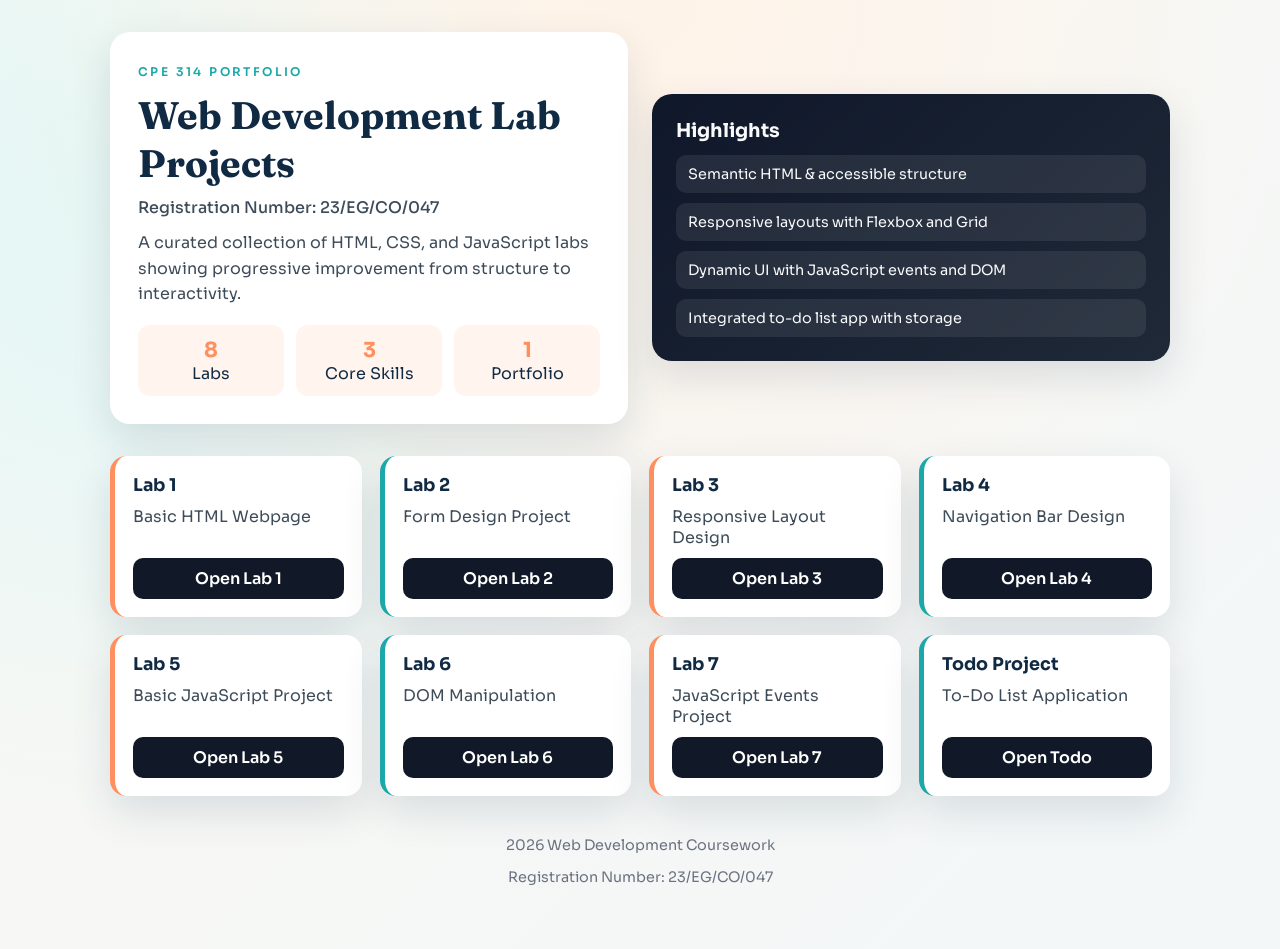
<file: index.html>
<!DOCTYPE html>
<html lang="en">
  <head>
    <meta charset="UTF-8" />
    <meta name="viewport" content="width=device-width, initial-scale=1.0" />
    <title>Web Dev Labs Hub</title>
    <link rel="preconnect" href="https://fonts.googleapis.com" />
    <link rel="preconnect" href="https://fonts.gstatic.com" crossorigin />
    <link
      href="https://fonts.googleapis.com/css2?family=Fraunces:wght@600;700&family=Sora:wght@400;500;600;700&display=swap"
      rel="stylesheet"
    />
    <style>
      :root {
        --ink: #102a43;
        --ink-soft: #3e4c59;
        --accent: #ff8f5e;
        --accent-2: #1ca7a8;
        --paper: #f9f7f3;
        --white: #ffffff;
        --shadow: 0 16px 40px rgba(16, 42, 67, 0.12);
      }

      * {
        box-sizing: border-box;
      }

      body {
        margin: 0;
        font-family: "Sora", sans-serif;
        color: var(--ink);
        background: radial-gradient(circle at top, #fff3e8, transparent 60%),
          radial-gradient(circle at 10% 20%, #e1f7f6, transparent 45%),
          linear-gradient(135deg, var(--paper), #f3f7f8);
        min-height: 100vh;
      }

      .page {
        max-width: 1100px;
        margin: 0 auto;
        padding: 32px 20px 48px;
      }

      header {
        display: grid;
        gap: 24px;
        grid-template-columns: repeat(auto-fit, minmax(260px, 1fr));
        align-items: center;
      }

      .hero {
        background: var(--white);
        border-radius: 20px;
        padding: 28px;
        box-shadow: var(--shadow);
      }

      .eyebrow {
        text-transform: uppercase;
        letter-spacing: 0.2em;
        font-size: 0.75rem;
        color: var(--accent-2);
        font-weight: 600;
      }

      h1 {
        font-family: "Fraunces", serif;
        font-size: clamp(2rem, 3vw, 2.8rem);
        margin: 10px 0;
      }

      .meta {
        margin: 6px 0 12px;
        color: var(--ink-soft);
        font-weight: 500;
      }

      .summary {
        color: var(--ink-soft);
        line-height: 1.6;
        margin: 0;
      }

      .stats {
        display: grid;
        grid-template-columns: repeat(3, minmax(0, 1fr));
        gap: 12px;
        margin-top: 18px;
      }

      .stat {
        background: #fff4ee;
        border-radius: 12px;
        padding: 12px;
        text-align: center;
      }

      .stat strong {
        display: block;
        font-size: 1.3rem;
        color: var(--accent);
      }

      .hero-panel {
        background: linear-gradient(140deg, #0f172a, #1f2937);
        color: #f9fafb;
        border-radius: 20px;
        padding: 24px;
        box-shadow: var(--shadow);
      }

      .hero-panel h2 {
        margin: 0 0 12px;
        font-size: 1.2rem;
      }

      .hero-panel ul {
        list-style: none;
        padding: 0;
        margin: 0;
        display: grid;
        gap: 10px;
      }

      .hero-panel li {
        background: rgba(255, 255, 255, 0.08);
        padding: 10px 12px;
        border-radius: 10px;
        font-size: 0.9rem;
      }

      main {
        margin-top: 32px;
      }

      .grid {
        display: grid;
        grid-template-columns: repeat(auto-fit, minmax(220px, 1fr));
        gap: 18px;
      }

      .card {
        background: var(--white);
        border-radius: 16px;
        padding: 18px;
        box-shadow: var(--shadow);
        border-left: 5px solid transparent;
        display: flex;
        flex-direction: column;
        gap: 10px;
        animation: rise 0.7s ease;
      }

      .card:nth-child(odd) {
        border-left-color: var(--accent);
      }

      .card:nth-child(even) {
        border-left-color: var(--accent-2);
      }

      .card h3 {
        margin: 0;
        font-size: 1.1rem;
      }

      .card p {
        margin: 0;
        color: var(--ink-soft);
      }

      .card a {
        margin-top: auto;
        text-decoration: none;
        background: #111827;
        color: #ffffff;
        padding: 10px 12px;
        border-radius: 10px;
        font-weight: 600;
        text-align: center;
        transition: transform 0.2s ease, background 0.2s ease;
      }

      .card a:hover {
        background: #0f172a;
        transform: translateY(-2px);
      }

      footer {
        text-align: center;
        margin-top: 40px;
        color: #6b7280;
        font-size: 0.9rem;
      }

      @keyframes rise {
        from {
          transform: translateY(10px);
          opacity: 0;
        }
        to {
          transform: translateY(0);
          opacity: 1;
        }
      }
    </style>
  </head>
  <body>
    <div class="page">
      <header>
        <section class="hero">
          <span class="eyebrow">CPE 314 Portfolio</span>
          <h1>Web Development Lab Projects</h1>
          <p class="meta">Registration Number: 23/EG/CO/047</p>
          <p class="summary">
            A curated collection of HTML, CSS, and JavaScript labs showing
            progressive improvement from structure to interactivity.
          </p>
          <div class="stats">
            <div class="stat">
              <strong>8</strong>
              <span>Labs</span>
            </div>
            <div class="stat">
              <strong>3</strong>
              <span>Core Skills</span>
            </div>
            <div class="stat">
              <strong>1</strong>
              <span>Portfolio</span>
            </div>
          </div>
        </section>

        <aside class="hero-panel">
          <h2>Highlights</h2>
          <ul>
            <li>Semantic HTML & accessible structure</li>
            <li>Responsive layouts with Flexbox and Grid</li>
            <li>Dynamic UI with JavaScript events and DOM</li>
            <li>Integrated to-do list app with storage</li>
          </ul>
        </aside>
      </header>

      <main>
        <section class="grid">
          <article class="card">
            <h3>Lab 1</h3>
            <p>Basic HTML Webpage</p>
            <a href="lab1/lab1.html">Open Lab 1</a>
          </article>
          <article class="card">
            <h3>Lab 2</h3>
            <p>Form Design Project</p>
            <a href="lab2/lab2.html">Open Lab 2</a>
          </article>
          <article class="card">
            <h3>Lab 3</h3>
            <p>Responsive Layout Design</p>
            <a href="lab3/lab3.html">Open Lab 3</a>
          </article>
          <article class="card">
            <h3>Lab 4</h3>
            <p>Navigation Bar Design</p>
            <a href="lab4/lab4.html">Open Lab 4</a>
          </article>
          <article class="card">
            <h3>Lab 5</h3>
            <p>Basic JavaScript Project</p>
            <a href="lab5/lab5.html">Open Lab 5</a>
          </article>
          <article class="card">
            <h3>Lab 6</h3>
            <p>DOM Manipulation</p>
            <a href="lab6/lab6.html">Open Lab 6</a>
          </article>
          <article class="card">
            <h3>Lab 7</h3>
            <p>JavaScript Events Project</p>
            <a href="lab7/lab7.html">Open Lab 7</a>
          </article>
          <article class="card">
            <h3>Todo Project</h3>
            <p>To-Do List Application</p>
            <a href="todo/todo.html">Open Todo</a>
          </article>
        </section>
      </main>

      <footer>
        <p>2026 Web Development Coursework</p>
        <p>Registration Number: 23/EG/CO/047</p>
      </footer>
    </div>
  </body>
</html>
</file>
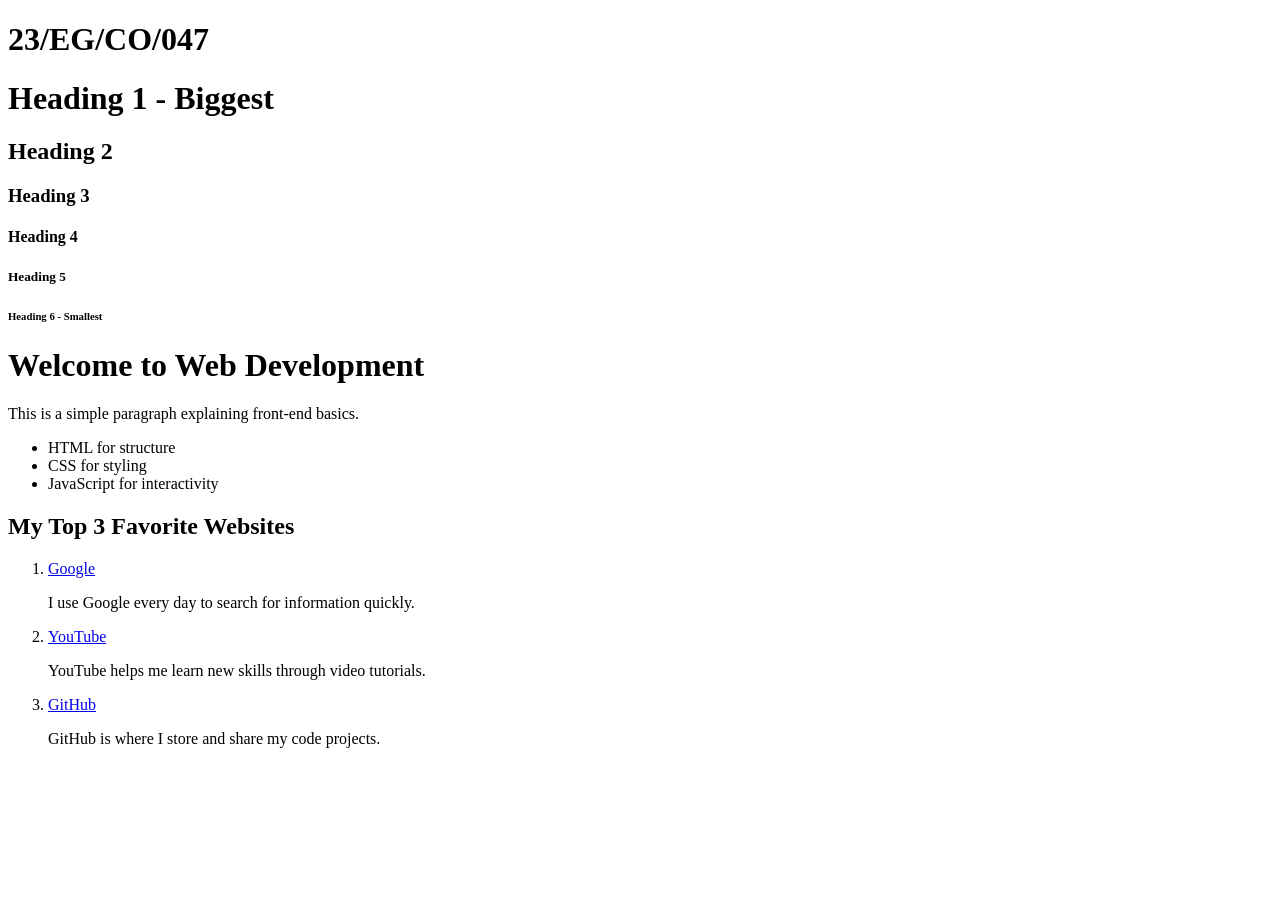
<file: lab1/lab1.html>
<!DOCTYPE html>
<html lang="en">
  <head>
    <meta charset="UTF-8" />
    <meta name="viewport" content="width=device-width, initial-scale=1.0" />
    <title>My First Web Page</title>
  </head>
  <body>
    <h1>23/EG/CO/047</h1>

    <!-- Activity 4: Heading levels h1 to h6 -->
    <h1>Heading 1 - Biggest</h1>
    <h2>Heading 2</h2>
    <h3>Heading 3</h3>
    <h4>Heading 4</h4>
    <h5>Heading 5</h5>
    <h6>Heading 6 - Smallest</h6>

    <!-- Sample code from manual -->
    <h1>Welcome to Web Development</h1>
    <p>This is a simple paragraph explaining front-end basics.</p>

    <!-- Unordered list from manual -->
    <ul>
      <li>HTML for structure</li>
      <li>CSS for styling</li>
      <li>JavaScript for interactivity</li>
    </ul>

    <!-- Activity 2 & 3: Ordered list with top 3 websites + hyperlinks -->
    <h2>My Top 3 Favorite Websites</h2>
    <ol>
      <li>
        <a href="https://www.google.com" target="_blank" rel="noopener"
          >Google</a
        >
        <p>I use Google every day to search for information quickly.</p>
      </li>
      <li>
        <a href="https://www.youtube.com" target="_blank" rel="noopener"
          >YouTube</a
        >
        <p>YouTube helps me learn new skills through video tutorials.</p>
      </li>
      <li>
        <a href="https://www.github.com" target="_blank" rel="noopener"
          >GitHub</a
        >
        <p>GitHub is where I store and share my code projects.</p>
      </li>
    </ol>
  </body>
</html>
</file>
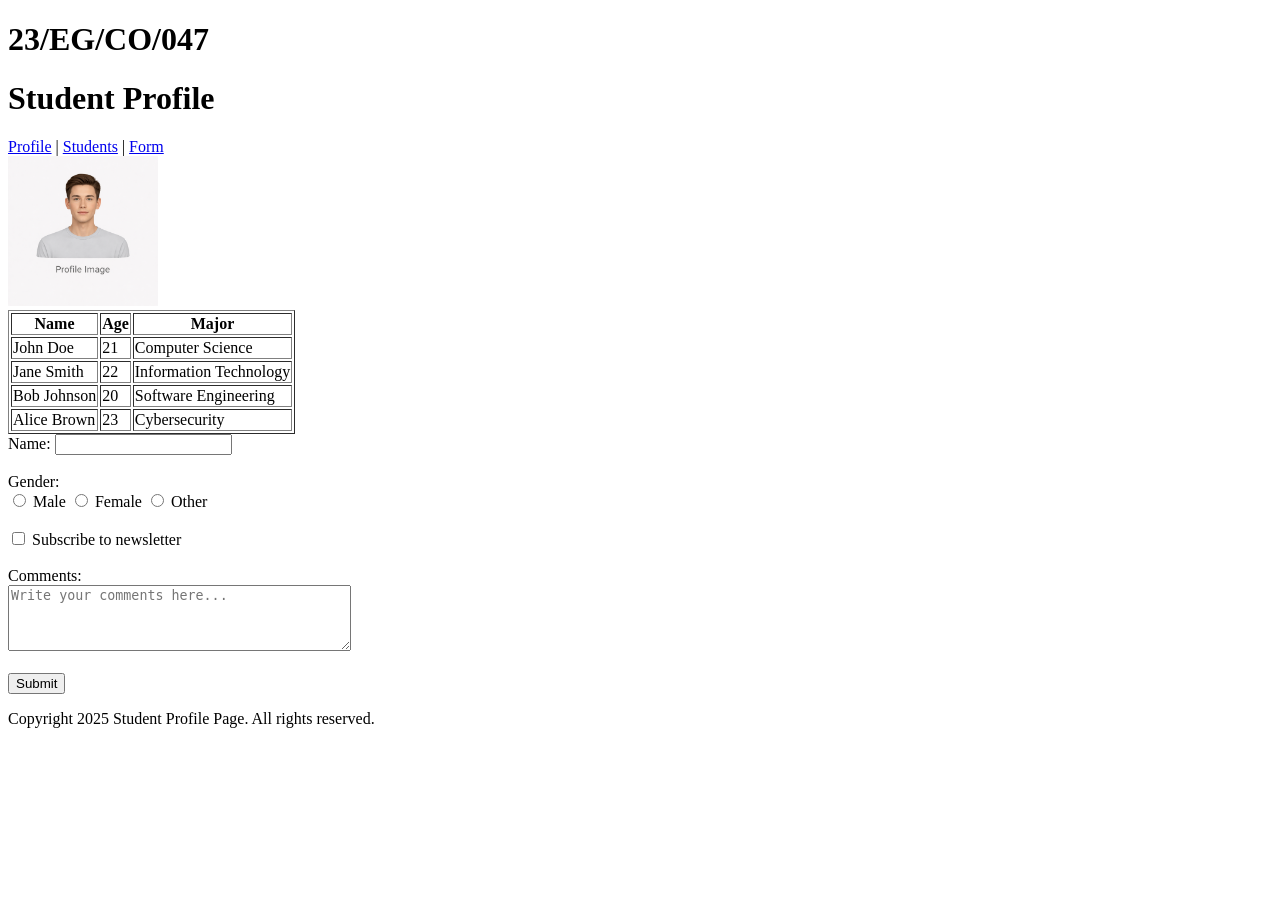
<file: lab2/lab2.html>
<!DOCTYPE html>
<html lang="en">
  <head>
    <meta charset="UTF-8" />
    <meta name="viewport" content="width=device-width, initial-scale=1.0" />
    <title>Advanced HTML</title>
  </head>
  <body>
    <h1>23/EG/CO/047</h1>

    <header>
      <h1>Student Profile</h1>
      <nav>
        <a href="#profile">Profile</a> |
        <a href="#students">Students</a> |
        <a href="#form">Form</a>
      </nav>
    </header>

    <section id="profile">
      <article>
        <img
          src="Neutral portrait with soft lighting.png"
          alt="Profile Picture"
          width="150"
        />

        <table border="1" id="students">
          <tr>
            <th>Name</th>
            <th>Age</th>
            <th>Major</th>
          </tr>
          <tr>
            <td>John Doe</td>
            <td>21</td>
            <td>Computer Science</td>
          </tr>
          <tr>
            <td>Jane Smith</td>
            <td>22</td>
            <td>Information Technology</td>
          </tr>
          <tr>
            <td>Bob Johnson</td>
            <td>20</td>
            <td>Software Engineering</td>
          </tr>
          <tr>
            <td>Alice Brown</td>
            <td>23</td>
            <td>Cybersecurity</td>
          </tr>
        </table>
      </article>
    </section>

    <section id="form">
      <form>
        <label for="name">Name:</label>
        <input type="text" id="name" name="name" />
        <br />
        <br />

        <label>Gender:</label>
        <br />
        <input type="radio" id="male" name="gender" value="male" />
        <label for="male">Male</label>
        <input type="radio" id="female" name="gender" value="female" />
        <label for="female">Female</label>
        <input type="radio" id="other" name="gender" value="other" />
        <label for="other">Other</label>
        <br />
        <br />

        <input type="checkbox" id="newsletter" name="newsletter" />
        <label for="newsletter">Subscribe to newsletter</label>
        <br />
        <br />

        <label for="comments">Comments:</label>
        <br />
        <textarea
          id="comments"
          name="comments"
          rows="4"
          cols="40"
          placeholder="Write your comments here..."
        ></textarea>
        <br />
        <br />

        <input type="submit" value="Submit" />
      </form>
    </section>

    <footer>
      <p>Copyright 2025 Student Profile Page. All rights reserved.</p>
    </footer>
  </body>
</html>
</file>
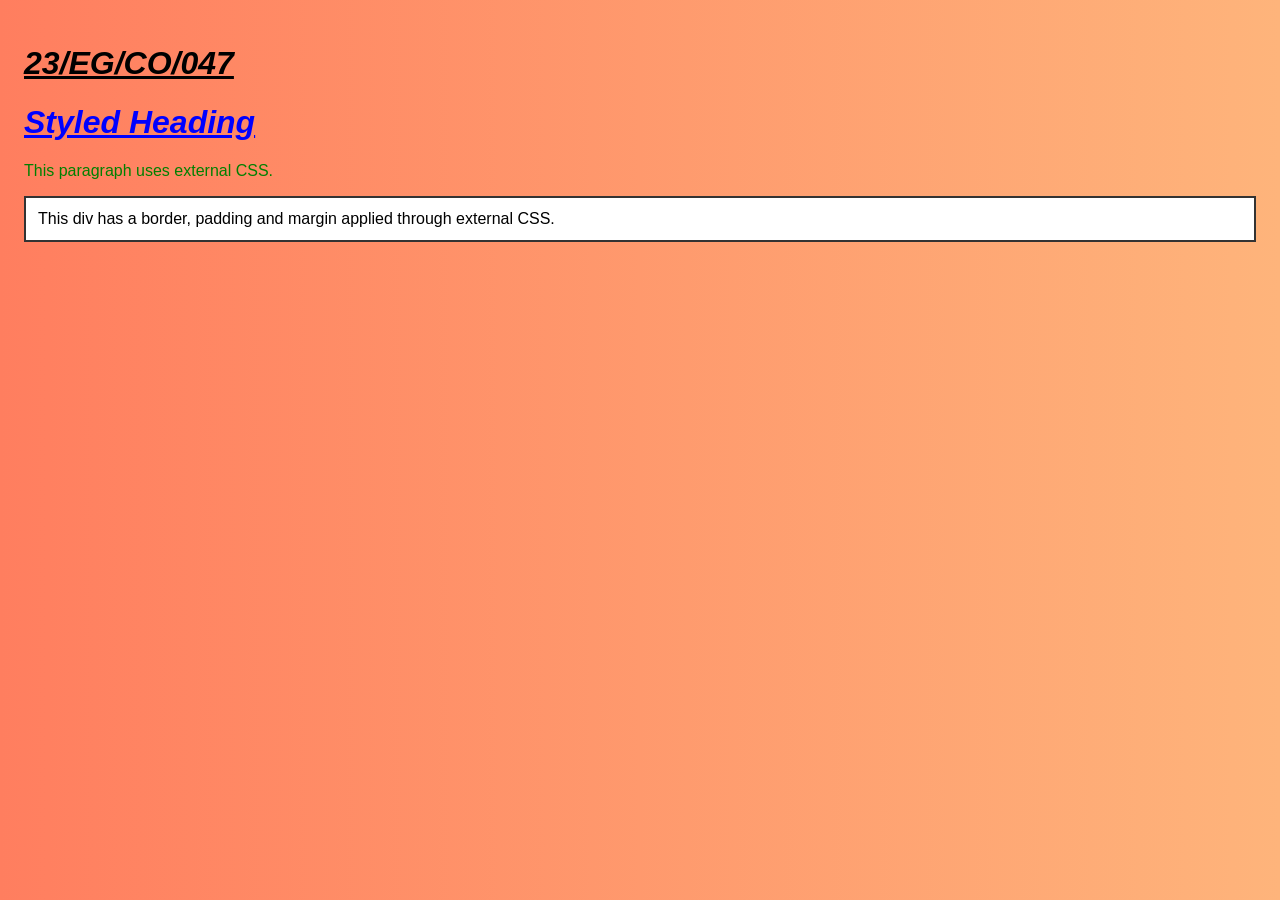
<file: lab3/lab3.html>
<!DOCTYPE html>
<html lang="en">
  <head>
    <meta charset="UTF-8" />
    <meta name="viewport" content="width=device-width, initial-scale=1.0" />
    <title>CSS Basics</title>

    <!-- Activity 1: Link external CSS file -->
    <link rel="stylesheet" href="styles.css" />

    <!-- Activity 2: Internal CSS to make heading italic and underlined -->
    <style>
      h1 {
        font-style: italic;
        text-decoration: underline;
      }
    </style>
  </head>
  <body>
    <h1>23/EG/CO/047</h1>

    <!-- Inline CSS from manual sample -->
    <h1 style="color: blue">Styled Heading</h1>

    <!-- External CSS paragraph from manual sample -->
    <p>This paragraph uses external CSS.</p>

    <!-- Activity 3: New div with border, padding and margin -->
    <div class="box">
      This div has a border, padding and margin applied through external CSS.
    </div>
  </body>
</html>
</file>
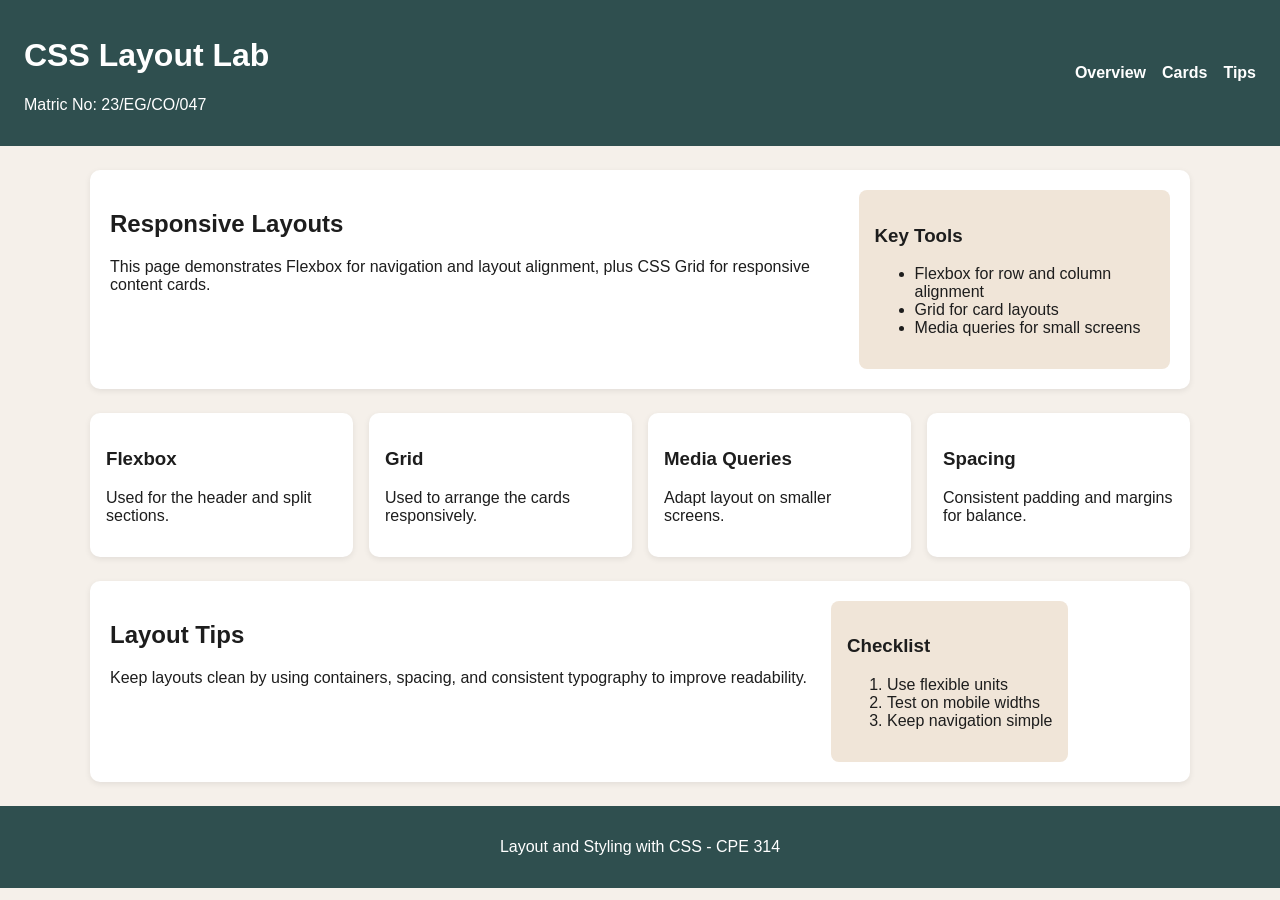
<file: lab4/lab4.html>
<!DOCTYPE html>
<html lang="en">
  <head>
    <meta charset="UTF-8" />
    <meta name="viewport" content="width=device-width, initial-scale=1.0" />
    <title>Layout and Styling with CSS</title>
    <link rel="stylesheet" href="lab4-styles.css" />
  </head>
  <body>
    <header class="site-header">
      <div class="brand">
        <h1>CSS Layout Lab</h1>
        <p>Matric No: 23/EG/CO/047</p>
      </div>
      <nav class="site-nav">
        <a href="#overview">Overview</a>
        <a href="#cards">Cards</a>
        <a href="#tips">Tips</a>
      </nav>
    </header>

    <main>
      <section id="overview" class="hero">
        <div>
          <h2>Responsive Layouts</h2>
          <p>
            This page demonstrates Flexbox for navigation and layout alignment,
            plus CSS Grid for responsive content cards.
          </p>
        </div>
        <div class="hero-highlight">
          <h3>Key Tools</h3>
          <ul>
            <li>Flexbox for row and column alignment</li>
            <li>Grid for card layouts</li>
            <li>Media queries for small screens</li>
          </ul>
        </div>
      </section>

      <section id="cards" class="card-grid">
        <article class="card">
          <h3>Flexbox</h3>
          <p>Used for the header and split sections.</p>
        </article>
        <article class="card">
          <h3>Grid</h3>
          <p>Used to arrange the cards responsively.</p>
        </article>
        <article class="card">
          <h3>Media Queries</h3>
          <p>Adapt layout on smaller screens.</p>
        </article>
        <article class="card">
          <h3>Spacing</h3>
          <p>Consistent padding and margins for balance.</p>
        </article>
      </section>

      <section id="tips" class="split">
        <div>
          <h2>Layout Tips</h2>
          <p>
            Keep layouts clean by using containers, spacing, and consistent
            typography to improve readability.
          </p>
        </div>
        <div class="tip-list">
          <h3>Checklist</h3>
          <ol>
            <li>Use flexible units</li>
            <li>Test on mobile widths</li>
            <li>Keep navigation simple</li>
          </ol>
        </div>
      </section>
    </main>

    <footer class="site-footer">
      <p>Layout and Styling with CSS - CPE 314</p>
    </footer>
  </body>
</html>
</file>
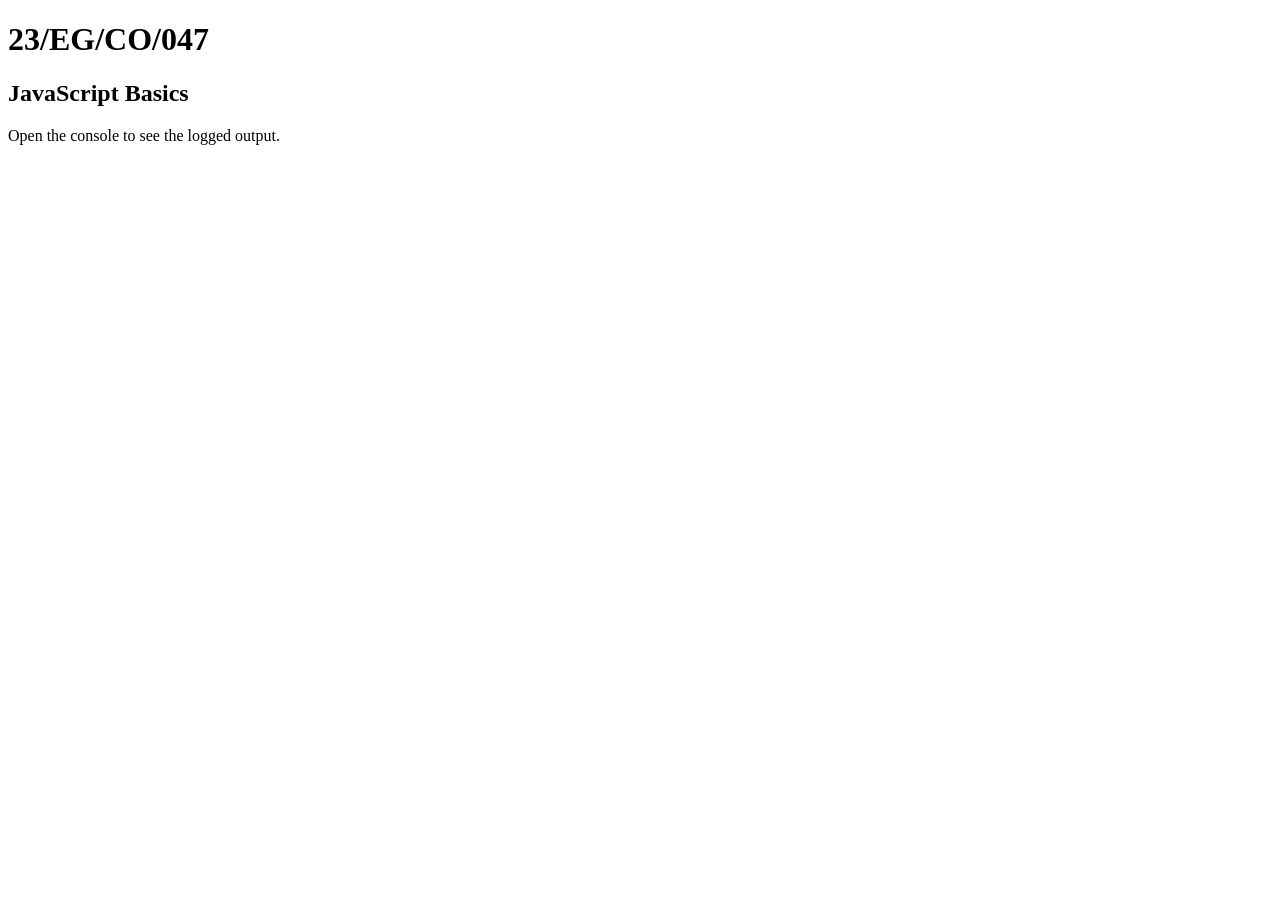
<file: lab5/lab5.html>
<!DOCTYPE html>
<html lang="en">
  <head>
    <meta charset="UTF-8" />
    <meta name="viewport" content="width=device-width, initial-scale=1.0" />
    <title>JS Basics</title>
  </head>
  <body>
    <h1>23/EG/CO/047</h1>
    <h2>JavaScript Basics</h2>
    <p>Open the console to see the logged output.</p>

    <script src="script.js"></script>
  </body>
</html>
</file>
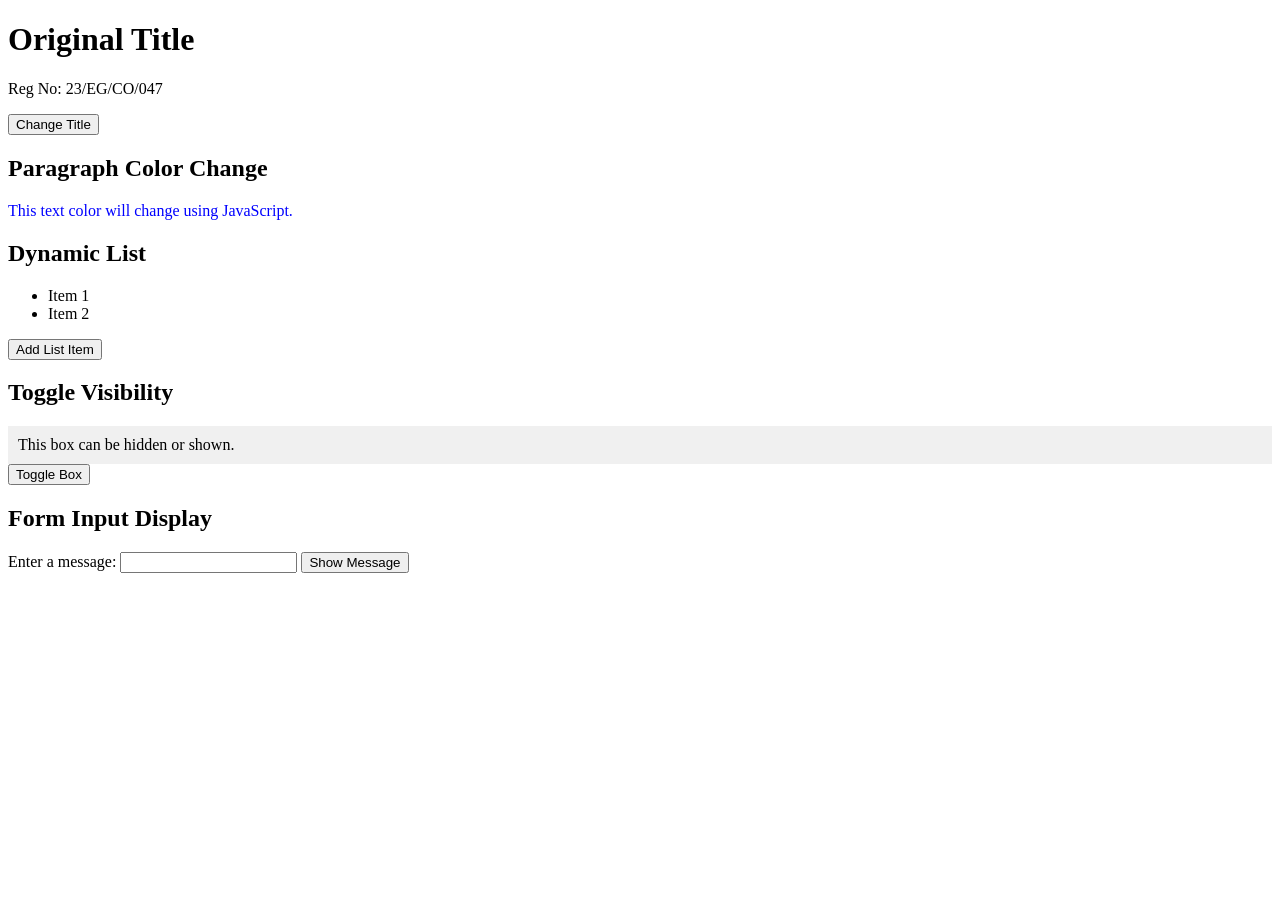
<file: lab6/lab6.html>
<!DOCTYPE html>
<html lang="en">
  <head>
    <meta charset="UTF-8" />
    <meta name="viewport" content="width=device-width, initial-scale=1.0" />
    <title>DOM Manipulation</title>
    <style>
      .toggle-box {
        padding: 10px;
        background-color: #f0f0f0;
        margin-top: 10px;
      }
    </style>
  </head>
  <body>
    <h1 id="title">Original Title</h1>
    <p>Reg No: 23/EG/CO/047</p>
    <button onclick="changeTitle()">Change Title</button>

    <h2>Paragraph Color Change</h2>
    <p id="color-text">This text color will change using JavaScript.</p>

    <h2>Dynamic List</h2>
    <ul id="dynamic-list">
      <li>Item 1</li>
      <li>Item 2</li>
    </ul>
    <button onclick="addListItem()">Add List Item</button>

    <h2>Toggle Visibility</h2>
    <div class="toggle-box">This box can be hidden or shown.</div>
    <button onclick="toggleBox()">Toggle Box</button>

    <h2>Form Input Display</h2>
    <label for="message-input">Enter a message:</label>
    <input type="text" id="message-input" />
    <button type="button" onclick="showMessage()">Show Message</button>
    <div id="message-output"></div>

    <script>
      function changeTitle() {
        document.getElementById("title").innerHTML = "New Title!";
      }

      const colorText = document.getElementById("color-text");
      colorText.style.color = "blue";

      function addListItem() {
        const list = document.getElementById("dynamic-list");
        const newItem = document.createElement("li");
        newItem.textContent = "New Item";
        list.appendChild(newItem);
      }

      function toggleBox() {
        const box = document.querySelector(".toggle-box");
        if (box.style.display === "none") {
          box.style.display = "block";
        } else {
          box.style.display = "none";
        }
      }

      function showMessage() {
        const input = document.getElementById("message-input").value;
        document.getElementById("message-output").textContent = input;
      }

      const missingElement = document.querySelector(".does-not-exist");
      if (!missingElement) {
        console.error("Element with class 'does-not-exist' not found.");
      }
    </script>
  </body>
</html>
</file>
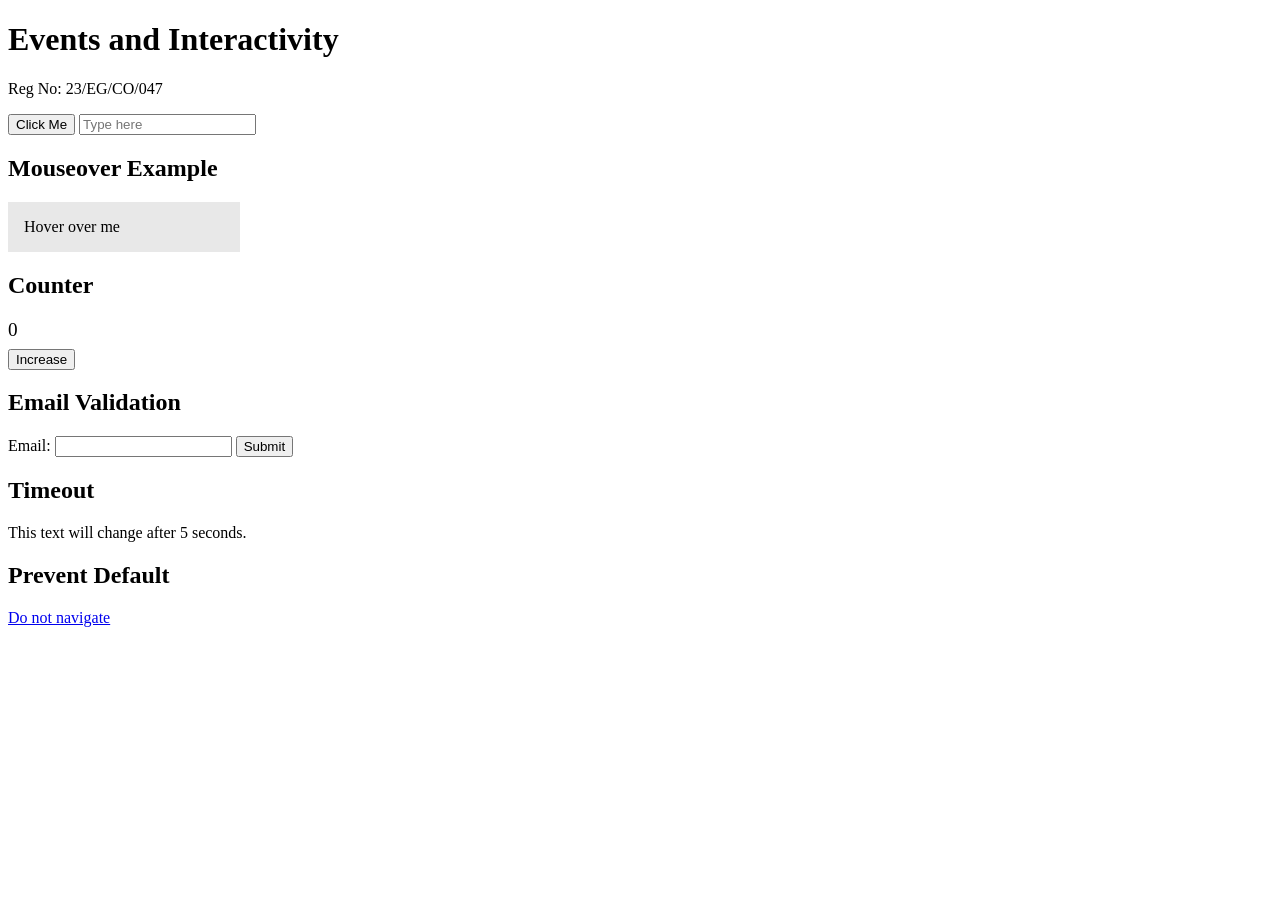
<file: lab7/lab7.html>
<!DOCTYPE html>
<html lang="en">
  <head>
    <meta charset="UTF-8" />
    <meta name="viewport" content="width=device-width, initial-scale=1.0" />
    <title>Events</title>
    <style>
      .hover-box {
        width: 200px;
        padding: 16px;
        background-color: #e8e8e8;
        margin-bottom: 12px;
      }

      .counter {
        font-size: 1.2rem;
        margin: 8px 0;
      }
    </style>
  </head>
  <body>
    <h1>Events and Interactivity</h1>
    <p>Reg No: 23/EG/CO/047</p>

    <button id="btn">Click Me</button>
    <input type="text" id="input" placeholder="Type here" />

    <h2>Mouseover Example</h2>
    <div class="hover-box" id="hover-box">Hover over me</div>

    <h2>Counter</h2>
    <div class="counter" id="counter">0</div>
    <button id="increment">Increase</button>

    <h2>Email Validation</h2>
    <form id="email-form">
      <label for="email">Email:</label>
      <input type="email" id="email" required />
      <button type="submit">Submit</button>
    </form>
    <p id="email-result"></p>

    <h2>Timeout</h2>
    <p id="timeout-text">This text will change after 5 seconds.</p>

    <h2>Prevent Default</h2>
    <a href="https://example.com" id="blocked-link">Do not navigate</a>

    <script>
      document.getElementById("btn").addEventListener("click", function () {
        alert("Button clicked!");
      });

      document
        .getElementById("input")
        .addEventListener("keyup", function (event) {
          console.log("Key pressed: " + event.key);
        });

      const hoverBox = document.getElementById("hover-box");
      hoverBox.addEventListener("mouseover", function () {
        hoverBox.style.backgroundColor = "#c2f0c2";
      });
      hoverBox.addEventListener("mouseout", function () {
        hoverBox.style.backgroundColor = "#e8e8e8";
      });

      let count = 0;
      document.getElementById("increment").addEventListener("click", function () {
        count += 1;
        document.getElementById("counter").textContent = count;
      });

      document
        .getElementById("email-form")
        .addEventListener("submit", function (event) {
          event.preventDefault();
          const emailValue = document.getElementById("email").value;
          const result = document.getElementById("email-result");

          if (emailValue.includes("@")) {
            result.textContent = "Email looks valid.";
          } else {
            result.textContent = "Email must include @.";
          }
        });

      setTimeout(function () {
        document.getElementById("timeout-text").textContent =
          "Text changed after 5 seconds!";
      }, 5000);

      document
        .getElementById("blocked-link")
        .addEventListener("click", function (event) {
          event.preventDefault();
          alert("Navigation prevented.");
        });
    </script>
  </body>
</html>
</file>
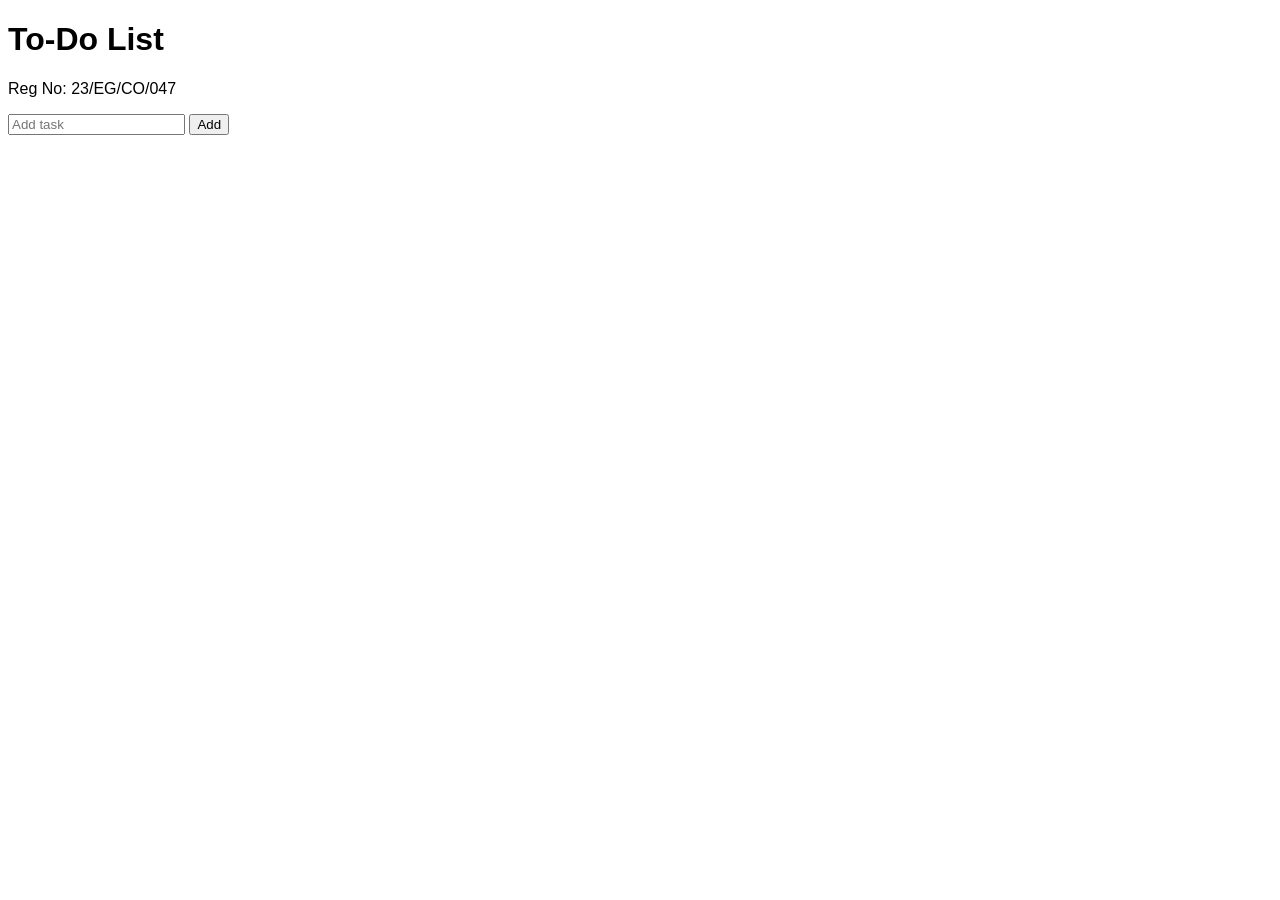
<file: todo/todo.html>
<!DOCTYPE html>
<html lang="en">
  <head>
    <meta charset="UTF-8" />
    <meta name="viewport" content="width=device-width, initial-scale=1.0" />
    <title>To-Do List</title>
    <link rel="stylesheet" href="todo.css" />
  </head>
  <body>
    <h1>To-Do List</h1>
    <p>Reg No: 23/EG/CO/047</p>
    <input type="text" id="task" placeholder="Add task" />
    <button onclick="addTask()">Add</button>
    <ul id="list"></ul>
    <script src="todo.js"></script>
  </body>
</html>
</file>
<file: lab3/styles.css>
body {
  background: linear-gradient(to right, #ff7e5f, #feb47b);
  font-family: Arial, sans-serif;
  padding: 16px;
}

p {
  color: green;
  font-size: 16px;
}

.box {
  border: 2px solid #333333;
  padding: 12px;
  margin: 16px 0;
  background-color: #ffffff;
}
</file>
<file: lab4/lab4-styles.css>
body {
  margin: 0;
  font-family: "Segoe UI", Tahoma, Geneva, Verdana, sans-serif;
  background-color: #f5f0ea;
  color: #1d1d1d;
}

.site-header {
  display: flex;
  justify-content: space-between;
  align-items: center;
  padding: 16px 24px;
  background-color: #2f4f4f;
  color: #ffffff;
}

.site-nav {
  display: flex;
  gap: 16px;
}

.site-nav a {
  color: #ffffff;
  text-decoration: none;
  font-weight: 600;
}

.site-nav a:hover {
  text-decoration: underline;
}

main {
  max-width: 1100px;
  margin: 24px auto;
  padding: 0 16px;
}

.hero {
  display: flex;
  gap: 24px;
  background-color: #ffffff;
  padding: 20px;
  border-radius: 10px;
  box-shadow: 0 2px 6px rgba(0, 0, 0, 0.08);
}

.hero-highlight {
  background-color: #f0e5d8;
  padding: 16px;
  border-radius: 8px;
}

.card-grid {
  display: grid;
  grid-template-columns: repeat(auto-fit, minmax(220px, 1fr));
  gap: 16px;
  margin: 24px 0;
}

.card {
  background-color: #ffffff;
  padding: 16px;
  border-radius: 10px;
  box-shadow: 0 2px 6px rgba(0, 0, 0, 0.08);
}

.split {
  display: flex;
  gap: 24px;
  background-color: #ffffff;
  padding: 20px;
  border-radius: 10px;
  box-shadow: 0 2px 6px rgba(0, 0, 0, 0.08);
}

.tip-list {
  background-color: #f0e5d8;
  padding: 16px;
  border-radius: 8px;
}

.site-footer {
  text-align: center;
  padding: 16px;
  background-color: #2f4f4f;
  color: #ffffff;
  margin-top: 24px;
}

@media (max-width: 768px) {
  .site-header {
    flex-direction: column;
    align-items: flex-start;
    gap: 12px;
  }

  .hero,
  .split {
    flex-direction: column;
  }
}
</file>
<file: todo/todo.css>
body { font-family: sans-serif; }
ul { list-style-type: none; }
li { margin: 5px; padding: 5px; background: #eee; }
</file>
